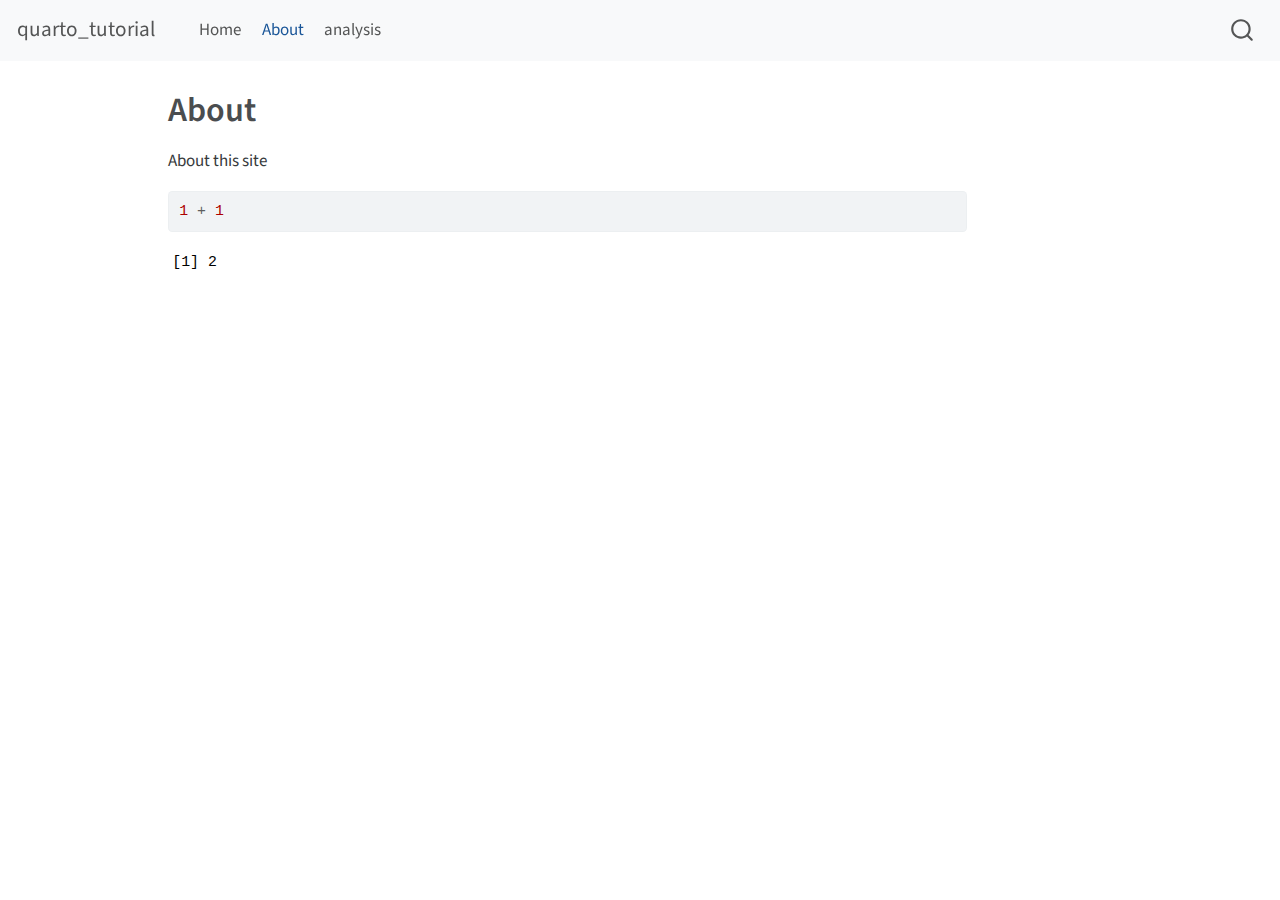
<file: about.html>
<!DOCTYPE html>
<html xmlns="http://www.w3.org/1999/xhtml" lang="en" xml:lang="en"><head>

<meta charset="utf-8">
<meta name="generator" content="quarto-1.3.433">

<meta name="viewport" content="width=device-width, initial-scale=1.0, user-scalable=yes">


<title>quarto_tutorial - About</title>
<style>
code{white-space: pre-wrap;}
span.smallcaps{font-variant: small-caps;}
div.columns{display: flex; gap: min(4vw, 1.5em);}
div.column{flex: auto; overflow-x: auto;}
div.hanging-indent{margin-left: 1.5em; text-indent: -1.5em;}
ul.task-list{list-style: none;}
ul.task-list li input[type="checkbox"] {
  width: 0.8em;
  margin: 0 0.8em 0.2em -1em; /* quarto-specific, see https://github.com/quarto-dev/quarto-cli/issues/4556 */ 
  vertical-align: middle;
}
/* CSS for syntax highlighting */
pre > code.sourceCode { white-space: pre; position: relative; }
pre > code.sourceCode > span { display: inline-block; line-height: 1.25; }
pre > code.sourceCode > span:empty { height: 1.2em; }
.sourceCode { overflow: visible; }
code.sourceCode > span { color: inherit; text-decoration: inherit; }
div.sourceCode { margin: 1em 0; }
pre.sourceCode { margin: 0; }
@media screen {
div.sourceCode { overflow: auto; }
}
@media print {
pre > code.sourceCode { white-space: pre-wrap; }
pre > code.sourceCode > span { text-indent: -5em; padding-left: 5em; }
}
pre.numberSource code
  { counter-reset: source-line 0; }
pre.numberSource code > span
  { position: relative; left: -4em; counter-increment: source-line; }
pre.numberSource code > span > a:first-child::before
  { content: counter(source-line);
    position: relative; left: -1em; text-align: right; vertical-align: baseline;
    border: none; display: inline-block;
    -webkit-touch-callout: none; -webkit-user-select: none;
    -khtml-user-select: none; -moz-user-select: none;
    -ms-user-select: none; user-select: none;
    padding: 0 4px; width: 4em;
  }
pre.numberSource { margin-left: 3em;  padding-left: 4px; }
div.sourceCode
  {   }
@media screen {
pre > code.sourceCode > span > a:first-child::before { text-decoration: underline; }
}
</style>


<script src="site_libs/quarto-nav/quarto-nav.js"></script>
<script src="site_libs/quarto-nav/headroom.min.js"></script>
<script src="site_libs/clipboard/clipboard.min.js"></script>
<script src="site_libs/quarto-search/autocomplete.umd.js"></script>
<script src="site_libs/quarto-search/fuse.min.js"></script>
<script src="site_libs/quarto-search/quarto-search.js"></script>
<meta name="quarto:offset" content="./">
<script src="site_libs/quarto-html/quarto.js"></script>
<script src="site_libs/quarto-html/popper.min.js"></script>
<script src="site_libs/quarto-html/tippy.umd.min.js"></script>
<script src="site_libs/quarto-html/anchor.min.js"></script>
<link href="site_libs/quarto-html/tippy.css" rel="stylesheet">
<link href="site_libs/quarto-html/quarto-syntax-highlighting.css" rel="stylesheet" id="quarto-text-highlighting-styles">
<script src="site_libs/bootstrap/bootstrap.min.js"></script>
<link href="site_libs/bootstrap/bootstrap-icons.css" rel="stylesheet">
<link href="site_libs/bootstrap/bootstrap.min.css" rel="stylesheet" id="quarto-bootstrap" data-mode="light">
<script id="quarto-search-options" type="application/json">{
  "location": "navbar",
  "copy-button": false,
  "collapse-after": 3,
  "panel-placement": "end",
  "type": "overlay",
  "limit": 20,
  "language": {
    "search-no-results-text": "No results",
    "search-matching-documents-text": "matching documents",
    "search-copy-link-title": "Copy link to search",
    "search-hide-matches-text": "Hide additional matches",
    "search-more-match-text": "more match in this document",
    "search-more-matches-text": "more matches in this document",
    "search-clear-button-title": "Clear",
    "search-detached-cancel-button-title": "Cancel",
    "search-submit-button-title": "Submit",
    "search-label": "Search"
  }
}</script>


<link rel="stylesheet" href="styles.css">
</head>

<body class="nav-fixed">

<div id="quarto-search-results"></div>
  <header id="quarto-header" class="headroom fixed-top">
    <nav class="navbar navbar-expand-lg navbar-dark ">
      <div class="navbar-container container-fluid">
      <div class="navbar-brand-container">
    <a class="navbar-brand" href="./index.html">
    <span class="navbar-title">quarto_tutorial</span>
    </a>
  </div>
            <div id="quarto-search" class="" title="Search"></div>
          <button class="navbar-toggler" type="button" data-bs-toggle="collapse" data-bs-target="#navbarCollapse" aria-controls="navbarCollapse" aria-expanded="false" aria-label="Toggle navigation" onclick="if (window.quartoToggleHeadroom) { window.quartoToggleHeadroom(); }">
  <span class="navbar-toggler-icon"></span>
</button>
          <div class="collapse navbar-collapse" id="navbarCollapse">
            <ul class="navbar-nav navbar-nav-scroll me-auto">
  <li class="nav-item">
    <a class="nav-link" href="./index.html" rel="" target="">
 <span class="menu-text">Home</span></a>
  </li>  
  <li class="nav-item">
    <a class="nav-link active" href="./about.html" rel="" target="" aria-current="page">
 <span class="menu-text">About</span></a>
  </li>  
  <li class="nav-item">
    <a class="nav-link" href="./analysis.html" rel="" target="">
 <span class="menu-text">analysis</span></a>
  </li>  
</ul>
            <div class="quarto-navbar-tools ms-auto">
</div>
          </div> <!-- /navcollapse -->
      </div> <!-- /container-fluid -->
    </nav>
</header>
<!-- content -->
<div id="quarto-content" class="quarto-container page-columns page-rows-contents page-layout-article page-navbar">
<!-- sidebar -->
<!-- margin-sidebar -->
    <div id="quarto-margin-sidebar" class="sidebar margin-sidebar">
        
    </div>
<!-- main -->
<main class="content" id="quarto-document-content">

<header id="title-block-header" class="quarto-title-block default">
<div class="quarto-title">
<h1 class="title">About</h1>
</div>



<div class="quarto-title-meta">

    
  
    
  </div>
  

</header>

<p>About this site</p>
<div class="cell">
<div class="sourceCode cell-code" id="cb1"><pre class="sourceCode r code-with-copy"><code class="sourceCode r"><span id="cb1-1"><a href="#cb1-1" aria-hidden="true" tabindex="-1"></a><span class="dv">1</span> <span class="sc">+</span> <span class="dv">1</span></span></code><button title="Copy to Clipboard" class="code-copy-button"><i class="bi"></i></button></pre></div>
<div class="cell-output cell-output-stdout">
<pre><code>[1] 2</code></pre>
</div>
</div>



</main> <!-- /main -->
<script id="quarto-html-after-body" type="application/javascript">
window.document.addEventListener("DOMContentLoaded", function (event) {
  const toggleBodyColorMode = (bsSheetEl) => {
    const mode = bsSheetEl.getAttribute("data-mode");
    const bodyEl = window.document.querySelector("body");
    if (mode === "dark") {
      bodyEl.classList.add("quarto-dark");
      bodyEl.classList.remove("quarto-light");
    } else {
      bodyEl.classList.add("quarto-light");
      bodyEl.classList.remove("quarto-dark");
    }
  }
  const toggleBodyColorPrimary = () => {
    const bsSheetEl = window.document.querySelector("link#quarto-bootstrap");
    if (bsSheetEl) {
      toggleBodyColorMode(bsSheetEl);
    }
  }
  toggleBodyColorPrimary();  
  const icon = "";
  const anchorJS = new window.AnchorJS();
  anchorJS.options = {
    placement: 'right',
    icon: icon
  };
  anchorJS.add('.anchored');
  const isCodeAnnotation = (el) => {
    for (const clz of el.classList) {
      if (clz.startsWith('code-annotation-')) {                     
        return true;
      }
    }
    return false;
  }
  const clipboard = new window.ClipboardJS('.code-copy-button', {
    text: function(trigger) {
      const codeEl = trigger.previousElementSibling.cloneNode(true);
      for (const childEl of codeEl.children) {
        if (isCodeAnnotation(childEl)) {
          childEl.remove();
        }
      }
      return codeEl.innerText;
    }
  });
  clipboard.on('success', function(e) {
    // button target
    const button = e.trigger;
    // don't keep focus
    button.blur();
    // flash "checked"
    button.classList.add('code-copy-button-checked');
    var currentTitle = button.getAttribute("title");
    button.setAttribute("title", "Copied!");
    let tooltip;
    if (window.bootstrap) {
      button.setAttribute("data-bs-toggle", "tooltip");
      button.setAttribute("data-bs-placement", "left");
      button.setAttribute("data-bs-title", "Copied!");
      tooltip = new bootstrap.Tooltip(button, 
        { trigger: "manual", 
          customClass: "code-copy-button-tooltip",
          offset: [0, -8]});
      tooltip.show();    
    }
    setTimeout(function() {
      if (tooltip) {
        tooltip.hide();
        button.removeAttribute("data-bs-title");
        button.removeAttribute("data-bs-toggle");
        button.removeAttribute("data-bs-placement");
      }
      button.setAttribute("title", currentTitle);
      button.classList.remove('code-copy-button-checked');
    }, 1000);
    // clear code selection
    e.clearSelection();
  });
  function tippyHover(el, contentFn) {
    const config = {
      allowHTML: true,
      content: contentFn,
      maxWidth: 500,
      delay: 100,
      arrow: false,
      appendTo: function(el) {
          return el.parentElement;
      },
      interactive: true,
      interactiveBorder: 10,
      theme: 'quarto',
      placement: 'bottom-start'
    };
    window.tippy(el, config); 
  }
  const noterefs = window.document.querySelectorAll('a[role="doc-noteref"]');
  for (var i=0; i<noterefs.length; i++) {
    const ref = noterefs[i];
    tippyHover(ref, function() {
      // use id or data attribute instead here
      let href = ref.getAttribute('data-footnote-href') || ref.getAttribute('href');
      try { href = new URL(href).hash; } catch {}
      const id = href.replace(/^#\/?/, "");
      const note = window.document.getElementById(id);
      return note.innerHTML;
    });
  }
      let selectedAnnoteEl;
      const selectorForAnnotation = ( cell, annotation) => {
        let cellAttr = 'data-code-cell="' + cell + '"';
        let lineAttr = 'data-code-annotation="' +  annotation + '"';
        const selector = 'span[' + cellAttr + '][' + lineAttr + ']';
        return selector;
      }
      const selectCodeLines = (annoteEl) => {
        const doc = window.document;
        const targetCell = annoteEl.getAttribute("data-target-cell");
        const targetAnnotation = annoteEl.getAttribute("data-target-annotation");
        const annoteSpan = window.document.querySelector(selectorForAnnotation(targetCell, targetAnnotation));
        const lines = annoteSpan.getAttribute("data-code-lines").split(",");
        const lineIds = lines.map((line) => {
          return targetCell + "-" + line;
        })
        let top = null;
        let height = null;
        let parent = null;
        if (lineIds.length > 0) {
            //compute the position of the single el (top and bottom and make a div)
            const el = window.document.getElementById(lineIds[0]);
            top = el.offsetTop;
            height = el.offsetHeight;
            parent = el.parentElement.parentElement;
          if (lineIds.length > 1) {
            const lastEl = window.document.getElementById(lineIds[lineIds.length - 1]);
            const bottom = lastEl.offsetTop + lastEl.offsetHeight;
            height = bottom - top;
          }
          if (top !== null && height !== null && parent !== null) {
            // cook up a div (if necessary) and position it 
            let div = window.document.getElementById("code-annotation-line-highlight");
            if (div === null) {
              div = window.document.createElement("div");
              div.setAttribute("id", "code-annotation-line-highlight");
              div.style.position = 'absolute';
              parent.appendChild(div);
            }
            div.style.top = top - 2 + "px";
            div.style.height = height + 4 + "px";
            let gutterDiv = window.document.getElementById("code-annotation-line-highlight-gutter");
            if (gutterDiv === null) {
              gutterDiv = window.document.createElement("div");
              gutterDiv.setAttribute("id", "code-annotation-line-highlight-gutter");
              gutterDiv.style.position = 'absolute';
              const codeCell = window.document.getElementById(targetCell);
              const gutter = codeCell.querySelector('.code-annotation-gutter');
              gutter.appendChild(gutterDiv);
            }
            gutterDiv.style.top = top - 2 + "px";
            gutterDiv.style.height = height + 4 + "px";
          }
          selectedAnnoteEl = annoteEl;
        }
      };
      const unselectCodeLines = () => {
        const elementsIds = ["code-annotation-line-highlight", "code-annotation-line-highlight-gutter"];
        elementsIds.forEach((elId) => {
          const div = window.document.getElementById(elId);
          if (div) {
            div.remove();
          }
        });
        selectedAnnoteEl = undefined;
      };
      // Attach click handler to the DT
      const annoteDls = window.document.querySelectorAll('dt[data-target-cell]');
      for (const annoteDlNode of annoteDls) {
        annoteDlNode.addEventListener('click', (event) => {
          const clickedEl = event.target;
          if (clickedEl !== selectedAnnoteEl) {
            unselectCodeLines();
            const activeEl = window.document.querySelector('dt[data-target-cell].code-annotation-active');
            if (activeEl) {
              activeEl.classList.remove('code-annotation-active');
            }
            selectCodeLines(clickedEl);
            clickedEl.classList.add('code-annotation-active');
          } else {
            // Unselect the line
            unselectCodeLines();
            clickedEl.classList.remove('code-annotation-active');
          }
        });
      }
  const findCites = (el) => {
    const parentEl = el.parentElement;
    if (parentEl) {
      const cites = parentEl.dataset.cites;
      if (cites) {
        return {
          el,
          cites: cites.split(' ')
        };
      } else {
        return findCites(el.parentElement)
      }
    } else {
      return undefined;
    }
  };
  var bibliorefs = window.document.querySelectorAll('a[role="doc-biblioref"]');
  for (var i=0; i<bibliorefs.length; i++) {
    const ref = bibliorefs[i];
    const citeInfo = findCites(ref);
    if (citeInfo) {
      tippyHover(citeInfo.el, function() {
        var popup = window.document.createElement('div');
        citeInfo.cites.forEach(function(cite) {
          var citeDiv = window.document.createElement('div');
          citeDiv.classList.add('hanging-indent');
          citeDiv.classList.add('csl-entry');
          var biblioDiv = window.document.getElementById('ref-' + cite);
          if (biblioDiv) {
            citeDiv.innerHTML = biblioDiv.innerHTML;
          }
          popup.appendChild(citeDiv);
        });
        return popup.innerHTML;
      });
    }
  }
});
</script>
</div> <!-- /content -->



</body></html>
</file>
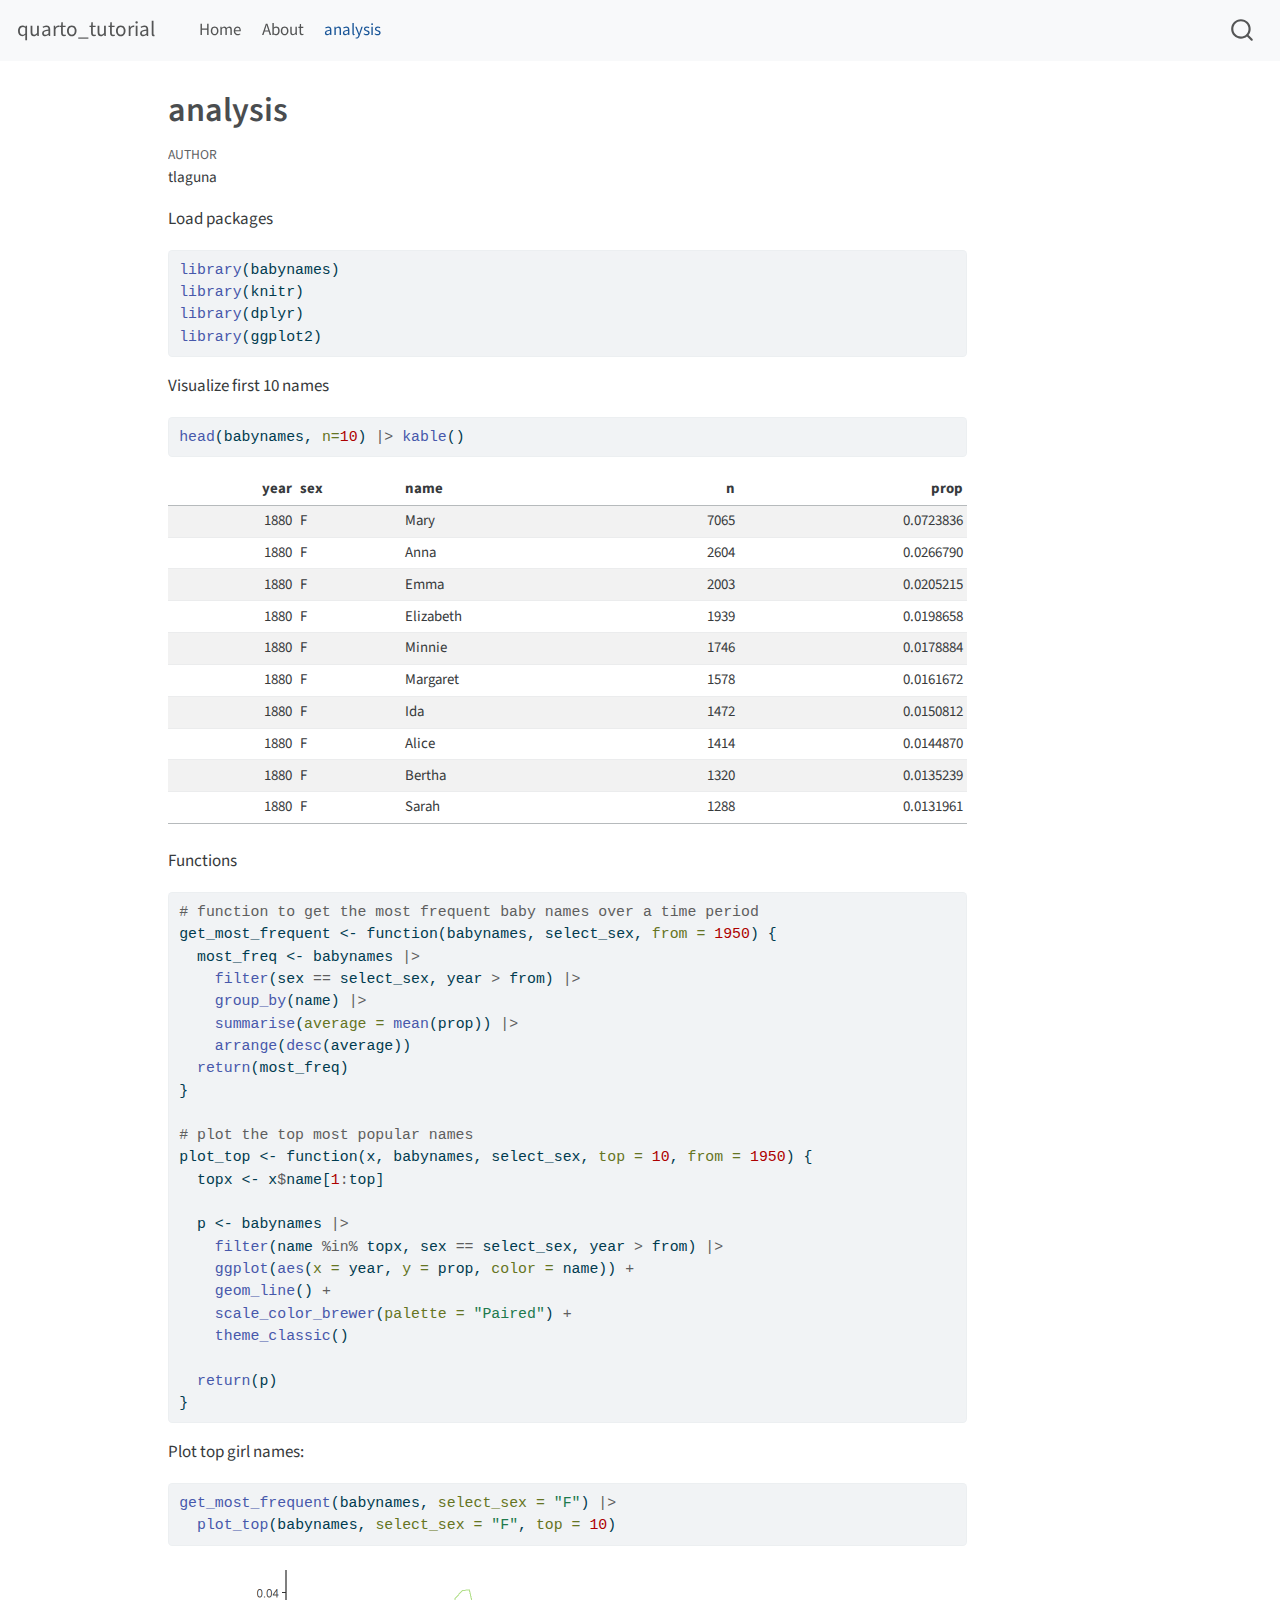
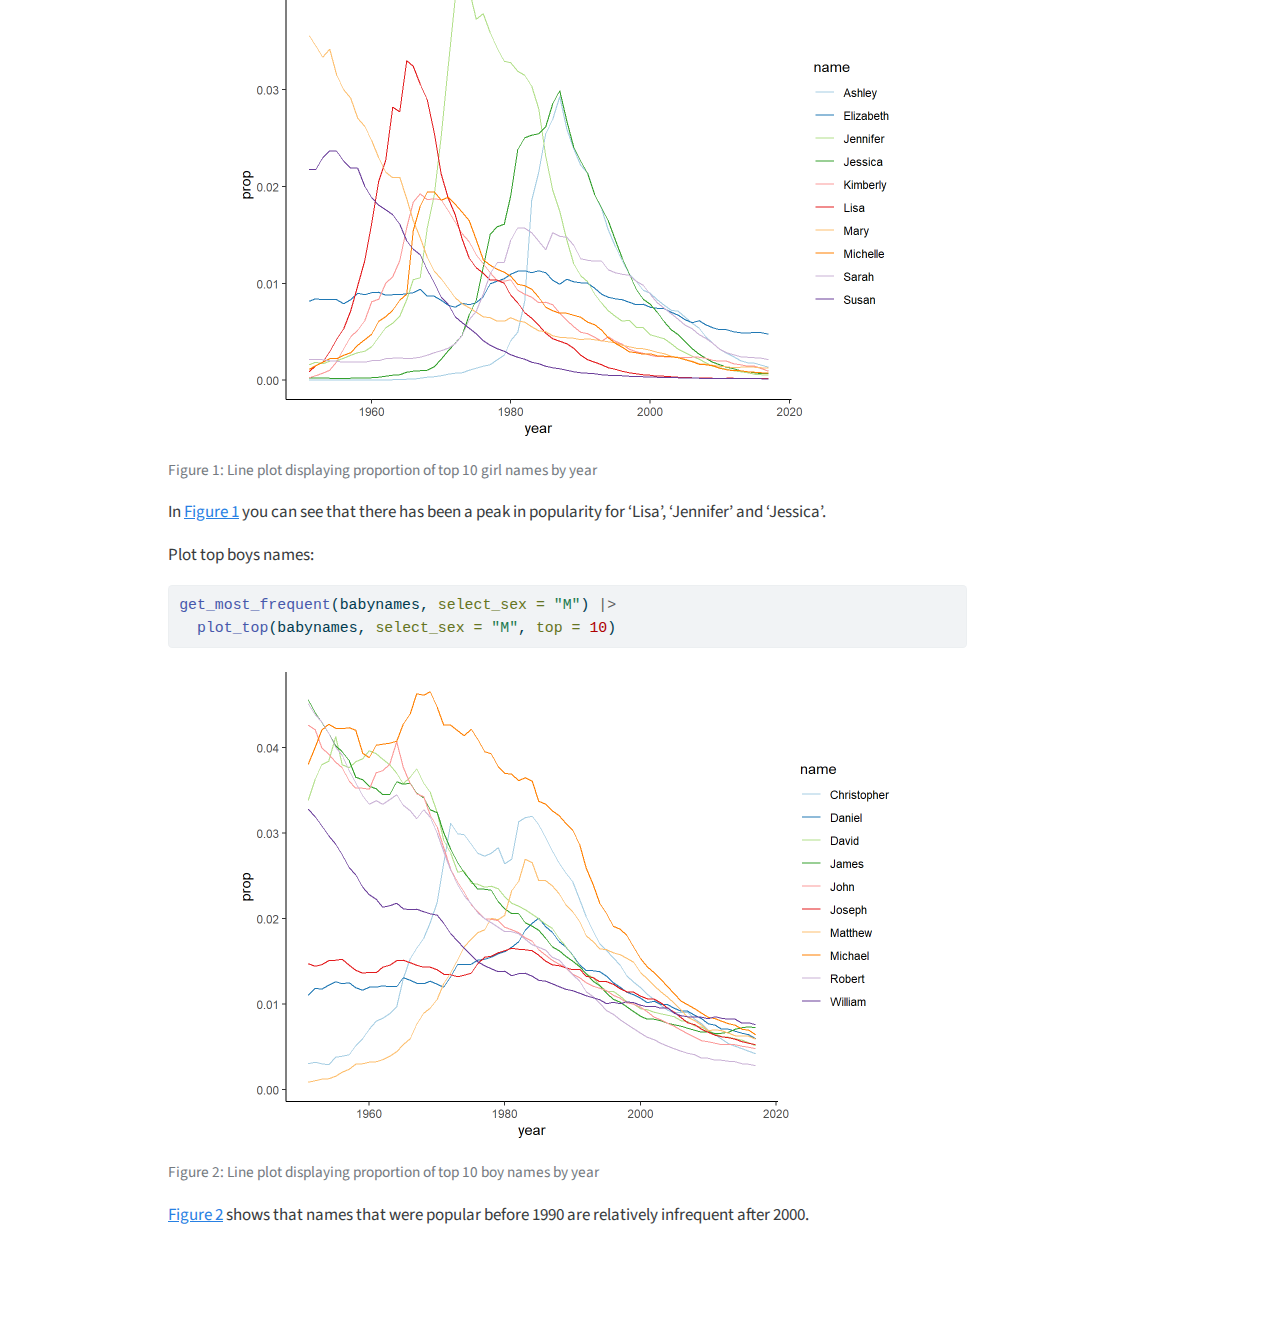
<file: analysis.html>
<!DOCTYPE html>
<html xmlns="http://www.w3.org/1999/xhtml" lang="en" xml:lang="en"><head>

<meta charset="utf-8">
<meta name="generator" content="quarto-1.3.433">

<meta name="viewport" content="width=device-width, initial-scale=1.0, user-scalable=yes">

<meta name="author" content="tlaguna">

<title>quarto_tutorial - analysis</title>
<style>
code{white-space: pre-wrap;}
span.smallcaps{font-variant: small-caps;}
div.columns{display: flex; gap: min(4vw, 1.5em);}
div.column{flex: auto; overflow-x: auto;}
div.hanging-indent{margin-left: 1.5em; text-indent: -1.5em;}
ul.task-list{list-style: none;}
ul.task-list li input[type="checkbox"] {
  width: 0.8em;
  margin: 0 0.8em 0.2em -1em; /* quarto-specific, see https://github.com/quarto-dev/quarto-cli/issues/4556 */ 
  vertical-align: middle;
}
/* CSS for syntax highlighting */
pre > code.sourceCode { white-space: pre; position: relative; }
pre > code.sourceCode > span { display: inline-block; line-height: 1.25; }
pre > code.sourceCode > span:empty { height: 1.2em; }
.sourceCode { overflow: visible; }
code.sourceCode > span { color: inherit; text-decoration: inherit; }
div.sourceCode { margin: 1em 0; }
pre.sourceCode { margin: 0; }
@media screen {
div.sourceCode { overflow: auto; }
}
@media print {
pre > code.sourceCode { white-space: pre-wrap; }
pre > code.sourceCode > span { text-indent: -5em; padding-left: 5em; }
}
pre.numberSource code
  { counter-reset: source-line 0; }
pre.numberSource code > span
  { position: relative; left: -4em; counter-increment: source-line; }
pre.numberSource code > span > a:first-child::before
  { content: counter(source-line);
    position: relative; left: -1em; text-align: right; vertical-align: baseline;
    border: none; display: inline-block;
    -webkit-touch-callout: none; -webkit-user-select: none;
    -khtml-user-select: none; -moz-user-select: none;
    -ms-user-select: none; user-select: none;
    padding: 0 4px; width: 4em;
  }
pre.numberSource { margin-left: 3em;  padding-left: 4px; }
div.sourceCode
  {   }
@media screen {
pre > code.sourceCode > span > a:first-child::before { text-decoration: underline; }
}
</style>


<script src="site_libs/quarto-nav/quarto-nav.js"></script>
<script src="site_libs/quarto-nav/headroom.min.js"></script>
<script src="site_libs/clipboard/clipboard.min.js"></script>
<script src="site_libs/quarto-search/autocomplete.umd.js"></script>
<script src="site_libs/quarto-search/fuse.min.js"></script>
<script src="site_libs/quarto-search/quarto-search.js"></script>
<meta name="quarto:offset" content="./">
<script src="site_libs/quarto-html/quarto.js"></script>
<script src="site_libs/quarto-html/popper.min.js"></script>
<script src="site_libs/quarto-html/tippy.umd.min.js"></script>
<script src="site_libs/quarto-html/anchor.min.js"></script>
<link href="site_libs/quarto-html/tippy.css" rel="stylesheet">
<link href="site_libs/quarto-html/quarto-syntax-highlighting.css" rel="stylesheet" id="quarto-text-highlighting-styles">
<script src="site_libs/bootstrap/bootstrap.min.js"></script>
<link href="site_libs/bootstrap/bootstrap-icons.css" rel="stylesheet">
<link href="site_libs/bootstrap/bootstrap.min.css" rel="stylesheet" id="quarto-bootstrap" data-mode="light">
<script id="quarto-search-options" type="application/json">{
  "location": "navbar",
  "copy-button": false,
  "collapse-after": 3,
  "panel-placement": "end",
  "type": "overlay",
  "limit": 20,
  "language": {
    "search-no-results-text": "No results",
    "search-matching-documents-text": "matching documents",
    "search-copy-link-title": "Copy link to search",
    "search-hide-matches-text": "Hide additional matches",
    "search-more-match-text": "more match in this document",
    "search-more-matches-text": "more matches in this document",
    "search-clear-button-title": "Clear",
    "search-detached-cancel-button-title": "Cancel",
    "search-submit-button-title": "Submit",
    "search-label": "Search"
  }
}</script>


<link rel="stylesheet" href="styles.css">
</head>

<body class="nav-fixed">

<div id="quarto-search-results"></div>
  <header id="quarto-header" class="headroom fixed-top">
    <nav class="navbar navbar-expand-lg navbar-dark ">
      <div class="navbar-container container-fluid">
      <div class="navbar-brand-container">
    <a class="navbar-brand" href="./index.html">
    <span class="navbar-title">quarto_tutorial</span>
    </a>
  </div>
            <div id="quarto-search" class="" title="Search"></div>
          <button class="navbar-toggler" type="button" data-bs-toggle="collapse" data-bs-target="#navbarCollapse" aria-controls="navbarCollapse" aria-expanded="false" aria-label="Toggle navigation" onclick="if (window.quartoToggleHeadroom) { window.quartoToggleHeadroom(); }">
  <span class="navbar-toggler-icon"></span>
</button>
          <div class="collapse navbar-collapse" id="navbarCollapse">
            <ul class="navbar-nav navbar-nav-scroll me-auto">
  <li class="nav-item">
    <a class="nav-link" href="./index.html" rel="" target="">
 <span class="menu-text">Home</span></a>
  </li>  
  <li class="nav-item">
    <a class="nav-link" href="./about.html" rel="" target="">
 <span class="menu-text">About</span></a>
  </li>  
  <li class="nav-item">
    <a class="nav-link active" href="./analysis.html" rel="" target="" aria-current="page">
 <span class="menu-text">analysis</span></a>
  </li>  
</ul>
            <div class="quarto-navbar-tools ms-auto">
</div>
          </div> <!-- /navcollapse -->
      </div> <!-- /container-fluid -->
    </nav>
</header>
<!-- content -->
<div id="quarto-content" class="quarto-container page-columns page-rows-contents page-layout-article page-navbar">
<!-- sidebar -->
<!-- margin-sidebar -->
    <div id="quarto-margin-sidebar" class="sidebar margin-sidebar">
        
    </div>
<!-- main -->
<main class="content" id="quarto-document-content">

<header id="title-block-header" class="quarto-title-block default">
<div class="quarto-title">
<h1 class="title">analysis</h1>
</div>



<div class="quarto-title-meta">

    <div>
    <div class="quarto-title-meta-heading">Author</div>
    <div class="quarto-title-meta-contents">
             <p>tlaguna </p>
          </div>
  </div>
    
  
    
  </div>
  

</header>

<p>Load packages</p>
<div class="cell">
<div class="sourceCode cell-code" id="cb1"><pre class="sourceCode r code-with-copy"><code class="sourceCode r"><span id="cb1-1"><a href="#cb1-1" aria-hidden="true" tabindex="-1"></a><span class="fu">library</span>(babynames)</span>
<span id="cb1-2"><a href="#cb1-2" aria-hidden="true" tabindex="-1"></a><span class="fu">library</span>(knitr)</span>
<span id="cb1-3"><a href="#cb1-3" aria-hidden="true" tabindex="-1"></a><span class="fu">library</span>(dplyr)</span>
<span id="cb1-4"><a href="#cb1-4" aria-hidden="true" tabindex="-1"></a><span class="fu">library</span>(ggplot2)</span></code><button title="Copy to Clipboard" class="code-copy-button"><i class="bi"></i></button></pre></div>
</div>
<p>Visualize first 10 names</p>
<div class="cell">
<div class="sourceCode cell-code" id="cb2"><pre class="sourceCode r code-with-copy"><code class="sourceCode r"><span id="cb2-1"><a href="#cb2-1" aria-hidden="true" tabindex="-1"></a><span class="fu">head</span>(babynames, <span class="at">n=</span><span class="dv">10</span>) <span class="sc">|&gt;</span> <span class="fu">kable</span>()</span></code><button title="Copy to Clipboard" class="code-copy-button"><i class="bi"></i></button></pre></div>
<div class="cell-output-display">
<table class="table table-sm table-striped small">
<thead>
<tr class="header">
<th style="text-align: right;">year</th>
<th style="text-align: left;">sex</th>
<th style="text-align: left;">name</th>
<th style="text-align: right;">n</th>
<th style="text-align: right;">prop</th>
</tr>
</thead>
<tbody>
<tr class="odd">
<td style="text-align: right;">1880</td>
<td style="text-align: left;">F</td>
<td style="text-align: left;">Mary</td>
<td style="text-align: right;">7065</td>
<td style="text-align: right;">0.0723836</td>
</tr>
<tr class="even">
<td style="text-align: right;">1880</td>
<td style="text-align: left;">F</td>
<td style="text-align: left;">Anna</td>
<td style="text-align: right;">2604</td>
<td style="text-align: right;">0.0266790</td>
</tr>
<tr class="odd">
<td style="text-align: right;">1880</td>
<td style="text-align: left;">F</td>
<td style="text-align: left;">Emma</td>
<td style="text-align: right;">2003</td>
<td style="text-align: right;">0.0205215</td>
</tr>
<tr class="even">
<td style="text-align: right;">1880</td>
<td style="text-align: left;">F</td>
<td style="text-align: left;">Elizabeth</td>
<td style="text-align: right;">1939</td>
<td style="text-align: right;">0.0198658</td>
</tr>
<tr class="odd">
<td style="text-align: right;">1880</td>
<td style="text-align: left;">F</td>
<td style="text-align: left;">Minnie</td>
<td style="text-align: right;">1746</td>
<td style="text-align: right;">0.0178884</td>
</tr>
<tr class="even">
<td style="text-align: right;">1880</td>
<td style="text-align: left;">F</td>
<td style="text-align: left;">Margaret</td>
<td style="text-align: right;">1578</td>
<td style="text-align: right;">0.0161672</td>
</tr>
<tr class="odd">
<td style="text-align: right;">1880</td>
<td style="text-align: left;">F</td>
<td style="text-align: left;">Ida</td>
<td style="text-align: right;">1472</td>
<td style="text-align: right;">0.0150812</td>
</tr>
<tr class="even">
<td style="text-align: right;">1880</td>
<td style="text-align: left;">F</td>
<td style="text-align: left;">Alice</td>
<td style="text-align: right;">1414</td>
<td style="text-align: right;">0.0144870</td>
</tr>
<tr class="odd">
<td style="text-align: right;">1880</td>
<td style="text-align: left;">F</td>
<td style="text-align: left;">Bertha</td>
<td style="text-align: right;">1320</td>
<td style="text-align: right;">0.0135239</td>
</tr>
<tr class="even">
<td style="text-align: right;">1880</td>
<td style="text-align: left;">F</td>
<td style="text-align: left;">Sarah</td>
<td style="text-align: right;">1288</td>
<td style="text-align: right;">0.0131961</td>
</tr>
</tbody>
</table>
</div>
</div>
<p>Functions</p>
<div class="cell">
<div class="sourceCode cell-code" id="cb3"><pre class="sourceCode r code-with-copy"><code class="sourceCode r"><span id="cb3-1"><a href="#cb3-1" aria-hidden="true" tabindex="-1"></a><span class="co"># function to get the most frequent baby names over a time period</span></span>
<span id="cb3-2"><a href="#cb3-2" aria-hidden="true" tabindex="-1"></a>get_most_frequent <span class="ot">&lt;-</span> <span class="cf">function</span>(babynames, select_sex, <span class="at">from =</span> <span class="dv">1950</span>) {</span>
<span id="cb3-3"><a href="#cb3-3" aria-hidden="true" tabindex="-1"></a>  most_freq <span class="ot">&lt;-</span> babynames <span class="sc">|&gt;</span></span>
<span id="cb3-4"><a href="#cb3-4" aria-hidden="true" tabindex="-1"></a>    <span class="fu">filter</span>(sex <span class="sc">==</span> select_sex, year <span class="sc">&gt;</span> from) <span class="sc">|&gt;</span></span>
<span id="cb3-5"><a href="#cb3-5" aria-hidden="true" tabindex="-1"></a>    <span class="fu">group_by</span>(name) <span class="sc">|&gt;</span></span>
<span id="cb3-6"><a href="#cb3-6" aria-hidden="true" tabindex="-1"></a>    <span class="fu">summarise</span>(<span class="at">average =</span> <span class="fu">mean</span>(prop)) <span class="sc">|&gt;</span></span>
<span id="cb3-7"><a href="#cb3-7" aria-hidden="true" tabindex="-1"></a>    <span class="fu">arrange</span>(<span class="fu">desc</span>(average))</span>
<span id="cb3-8"><a href="#cb3-8" aria-hidden="true" tabindex="-1"></a>  <span class="fu">return</span>(most_freq)</span>
<span id="cb3-9"><a href="#cb3-9" aria-hidden="true" tabindex="-1"></a>}</span>
<span id="cb3-10"><a href="#cb3-10" aria-hidden="true" tabindex="-1"></a></span>
<span id="cb3-11"><a href="#cb3-11" aria-hidden="true" tabindex="-1"></a><span class="co"># plot the top most popular names</span></span>
<span id="cb3-12"><a href="#cb3-12" aria-hidden="true" tabindex="-1"></a>plot_top <span class="ot">&lt;-</span> <span class="cf">function</span>(x, babynames, select_sex, <span class="at">top =</span> <span class="dv">10</span>, <span class="at">from =</span> <span class="dv">1950</span>) {</span>
<span id="cb3-13"><a href="#cb3-13" aria-hidden="true" tabindex="-1"></a>  topx <span class="ot">&lt;-</span> x<span class="sc">$</span>name[<span class="dv">1</span><span class="sc">:</span>top]</span>
<span id="cb3-14"><a href="#cb3-14" aria-hidden="true" tabindex="-1"></a>  </span>
<span id="cb3-15"><a href="#cb3-15" aria-hidden="true" tabindex="-1"></a>  p <span class="ot">&lt;-</span> babynames <span class="sc">|&gt;</span></span>
<span id="cb3-16"><a href="#cb3-16" aria-hidden="true" tabindex="-1"></a>    <span class="fu">filter</span>(name <span class="sc">%in%</span> topx, sex <span class="sc">==</span> select_sex, year <span class="sc">&gt;</span> from) <span class="sc">|&gt;</span></span>
<span id="cb3-17"><a href="#cb3-17" aria-hidden="true" tabindex="-1"></a>    <span class="fu">ggplot</span>(<span class="fu">aes</span>(<span class="at">x =</span> year, <span class="at">y =</span> prop, <span class="at">color =</span> name)) <span class="sc">+</span></span>
<span id="cb3-18"><a href="#cb3-18" aria-hidden="true" tabindex="-1"></a>    <span class="fu">geom_line</span>() <span class="sc">+</span></span>
<span id="cb3-19"><a href="#cb3-19" aria-hidden="true" tabindex="-1"></a>    <span class="fu">scale_color_brewer</span>(<span class="at">palette =</span> <span class="st">"Paired"</span>) <span class="sc">+</span></span>
<span id="cb3-20"><a href="#cb3-20" aria-hidden="true" tabindex="-1"></a>    <span class="fu">theme_classic</span>()</span>
<span id="cb3-21"><a href="#cb3-21" aria-hidden="true" tabindex="-1"></a>  </span>
<span id="cb3-22"><a href="#cb3-22" aria-hidden="true" tabindex="-1"></a>  <span class="fu">return</span>(p)</span>
<span id="cb3-23"><a href="#cb3-23" aria-hidden="true" tabindex="-1"></a>}</span></code><button title="Copy to Clipboard" class="code-copy-button"><i class="bi"></i></button></pre></div>
</div>
<p>Plot top girl names:</p>
<div class="cell">
<div class="sourceCode cell-code" id="cb4"><pre class="sourceCode r code-with-copy"><code class="sourceCode r"><span id="cb4-1"><a href="#cb4-1" aria-hidden="true" tabindex="-1"></a><span class="fu">get_most_frequent</span>(babynames, <span class="at">select_sex =</span> <span class="st">"F"</span>) <span class="sc">|&gt;</span></span>
<span id="cb4-2"><a href="#cb4-2" aria-hidden="true" tabindex="-1"></a>  <span class="fu">plot_top</span>(babynames, <span class="at">select_sex =</span> <span class="st">"F"</span>, <span class="at">top =</span> <span class="dv">10</span>)</span></code><button title="Copy to Clipboard" class="code-copy-button"><i class="bi"></i></button></pre></div>
<div class="cell-output-display">
<div id="fig-line-girls" class="quarto-figure quarto-figure-center anchored">
<figure class="figure">
<p><img src="analysis_files/figure-html/fig-line-girls-1.png" class="img-fluid figure-img" width="672"></p>
<figcaption class="figure-caption">Figure&nbsp;1: Line plot displaying proportion of top 10 girl names by year</figcaption>
</figure>
</div>
</div>
</div>
<p>In <a href="#fig-line-girls">Figure&nbsp;1</a> you can see that there has been a peak in popularity for ‘Lisa’, ‘Jennifer’ and ‘Jessica’.</p>
<p>Plot top boys names:</p>
<div class="cell">
<div class="sourceCode cell-code" id="cb5"><pre class="sourceCode r code-with-copy"><code class="sourceCode r"><span id="cb5-1"><a href="#cb5-1" aria-hidden="true" tabindex="-1"></a><span class="fu">get_most_frequent</span>(babynames, <span class="at">select_sex =</span> <span class="st">"M"</span>) <span class="sc">|&gt;</span></span>
<span id="cb5-2"><a href="#cb5-2" aria-hidden="true" tabindex="-1"></a>  <span class="fu">plot_top</span>(babynames, <span class="at">select_sex =</span> <span class="st">"M"</span>, <span class="at">top =</span> <span class="dv">10</span>)</span></code><button title="Copy to Clipboard" class="code-copy-button"><i class="bi"></i></button></pre></div>
<div class="cell-output-display">
<div id="fig-line-boys" class="quarto-figure quarto-figure-center anchored">
<figure class="figure">
<p><img src="analysis_files/figure-html/fig-line-boys-1.png" class="img-fluid figure-img" width="672"></p>
<figcaption class="figure-caption">Figure&nbsp;2: Line plot displaying proportion of top 10 boy names by year</figcaption>
</figure>
</div>
</div>
</div>
<p><a href="#fig-line-boys">Figure&nbsp;2</a> shows that names that were popular before 1990 are relatively infrequent after 2000.</p>



</main> <!-- /main -->
<script id="quarto-html-after-body" type="application/javascript">
window.document.addEventListener("DOMContentLoaded", function (event) {
  const toggleBodyColorMode = (bsSheetEl) => {
    const mode = bsSheetEl.getAttribute("data-mode");
    const bodyEl = window.document.querySelector("body");
    if (mode === "dark") {
      bodyEl.classList.add("quarto-dark");
      bodyEl.classList.remove("quarto-light");
    } else {
      bodyEl.classList.add("quarto-light");
      bodyEl.classList.remove("quarto-dark");
    }
  }
  const toggleBodyColorPrimary = () => {
    const bsSheetEl = window.document.querySelector("link#quarto-bootstrap");
    if (bsSheetEl) {
      toggleBodyColorMode(bsSheetEl);
    }
  }
  toggleBodyColorPrimary();  
  const icon = "";
  const anchorJS = new window.AnchorJS();
  anchorJS.options = {
    placement: 'right',
    icon: icon
  };
  anchorJS.add('.anchored');
  const isCodeAnnotation = (el) => {
    for (const clz of el.classList) {
      if (clz.startsWith('code-annotation-')) {                     
        return true;
      }
    }
    return false;
  }
  const clipboard = new window.ClipboardJS('.code-copy-button', {
    text: function(trigger) {
      const codeEl = trigger.previousElementSibling.cloneNode(true);
      for (const childEl of codeEl.children) {
        if (isCodeAnnotation(childEl)) {
          childEl.remove();
        }
      }
      return codeEl.innerText;
    }
  });
  clipboard.on('success', function(e) {
    // button target
    const button = e.trigger;
    // don't keep focus
    button.blur();
    // flash "checked"
    button.classList.add('code-copy-button-checked');
    var currentTitle = button.getAttribute("title");
    button.setAttribute("title", "Copied!");
    let tooltip;
    if (window.bootstrap) {
      button.setAttribute("data-bs-toggle", "tooltip");
      button.setAttribute("data-bs-placement", "left");
      button.setAttribute("data-bs-title", "Copied!");
      tooltip = new bootstrap.Tooltip(button, 
        { trigger: "manual", 
          customClass: "code-copy-button-tooltip",
          offset: [0, -8]});
      tooltip.show();    
    }
    setTimeout(function() {
      if (tooltip) {
        tooltip.hide();
        button.removeAttribute("data-bs-title");
        button.removeAttribute("data-bs-toggle");
        button.removeAttribute("data-bs-placement");
      }
      button.setAttribute("title", currentTitle);
      button.classList.remove('code-copy-button-checked');
    }, 1000);
    // clear code selection
    e.clearSelection();
  });
  function tippyHover(el, contentFn) {
    const config = {
      allowHTML: true,
      content: contentFn,
      maxWidth: 500,
      delay: 100,
      arrow: false,
      appendTo: function(el) {
          return el.parentElement;
      },
      interactive: true,
      interactiveBorder: 10,
      theme: 'quarto',
      placement: 'bottom-start'
    };
    window.tippy(el, config); 
  }
  const noterefs = window.document.querySelectorAll('a[role="doc-noteref"]');
  for (var i=0; i<noterefs.length; i++) {
    const ref = noterefs[i];
    tippyHover(ref, function() {
      // use id or data attribute instead here
      let href = ref.getAttribute('data-footnote-href') || ref.getAttribute('href');
      try { href = new URL(href).hash; } catch {}
      const id = href.replace(/^#\/?/, "");
      const note = window.document.getElementById(id);
      return note.innerHTML;
    });
  }
      let selectedAnnoteEl;
      const selectorForAnnotation = ( cell, annotation) => {
        let cellAttr = 'data-code-cell="' + cell + '"';
        let lineAttr = 'data-code-annotation="' +  annotation + '"';
        const selector = 'span[' + cellAttr + '][' + lineAttr + ']';
        return selector;
      }
      const selectCodeLines = (annoteEl) => {
        const doc = window.document;
        const targetCell = annoteEl.getAttribute("data-target-cell");
        const targetAnnotation = annoteEl.getAttribute("data-target-annotation");
        const annoteSpan = window.document.querySelector(selectorForAnnotation(targetCell, targetAnnotation));
        const lines = annoteSpan.getAttribute("data-code-lines").split(",");
        const lineIds = lines.map((line) => {
          return targetCell + "-" + line;
        })
        let top = null;
        let height = null;
        let parent = null;
        if (lineIds.length > 0) {
            //compute the position of the single el (top and bottom and make a div)
            const el = window.document.getElementById(lineIds[0]);
            top = el.offsetTop;
            height = el.offsetHeight;
            parent = el.parentElement.parentElement;
          if (lineIds.length > 1) {
            const lastEl = window.document.getElementById(lineIds[lineIds.length - 1]);
            const bottom = lastEl.offsetTop + lastEl.offsetHeight;
            height = bottom - top;
          }
          if (top !== null && height !== null && parent !== null) {
            // cook up a div (if necessary) and position it 
            let div = window.document.getElementById("code-annotation-line-highlight");
            if (div === null) {
              div = window.document.createElement("div");
              div.setAttribute("id", "code-annotation-line-highlight");
              div.style.position = 'absolute';
              parent.appendChild(div);
            }
            div.style.top = top - 2 + "px";
            div.style.height = height + 4 + "px";
            let gutterDiv = window.document.getElementById("code-annotation-line-highlight-gutter");
            if (gutterDiv === null) {
              gutterDiv = window.document.createElement("div");
              gutterDiv.setAttribute("id", "code-annotation-line-highlight-gutter");
              gutterDiv.style.position = 'absolute';
              const codeCell = window.document.getElementById(targetCell);
              const gutter = codeCell.querySelector('.code-annotation-gutter');
              gutter.appendChild(gutterDiv);
            }
            gutterDiv.style.top = top - 2 + "px";
            gutterDiv.style.height = height + 4 + "px";
          }
          selectedAnnoteEl = annoteEl;
        }
      };
      const unselectCodeLines = () => {
        const elementsIds = ["code-annotation-line-highlight", "code-annotation-line-highlight-gutter"];
        elementsIds.forEach((elId) => {
          const div = window.document.getElementById(elId);
          if (div) {
            div.remove();
          }
        });
        selectedAnnoteEl = undefined;
      };
      // Attach click handler to the DT
      const annoteDls = window.document.querySelectorAll('dt[data-target-cell]');
      for (const annoteDlNode of annoteDls) {
        annoteDlNode.addEventListener('click', (event) => {
          const clickedEl = event.target;
          if (clickedEl !== selectedAnnoteEl) {
            unselectCodeLines();
            const activeEl = window.document.querySelector('dt[data-target-cell].code-annotation-active');
            if (activeEl) {
              activeEl.classList.remove('code-annotation-active');
            }
            selectCodeLines(clickedEl);
            clickedEl.classList.add('code-annotation-active');
          } else {
            // Unselect the line
            unselectCodeLines();
            clickedEl.classList.remove('code-annotation-active');
          }
        });
      }
  const findCites = (el) => {
    const parentEl = el.parentElement;
    if (parentEl) {
      const cites = parentEl.dataset.cites;
      if (cites) {
        return {
          el,
          cites: cites.split(' ')
        };
      } else {
        return findCites(el.parentElement)
      }
    } else {
      return undefined;
    }
  };
  var bibliorefs = window.document.querySelectorAll('a[role="doc-biblioref"]');
  for (var i=0; i<bibliorefs.length; i++) {
    const ref = bibliorefs[i];
    const citeInfo = findCites(ref);
    if (citeInfo) {
      tippyHover(citeInfo.el, function() {
        var popup = window.document.createElement('div');
        citeInfo.cites.forEach(function(cite) {
          var citeDiv = window.document.createElement('div');
          citeDiv.classList.add('hanging-indent');
          citeDiv.classList.add('csl-entry');
          var biblioDiv = window.document.getElementById('ref-' + cite);
          if (biblioDiv) {
            citeDiv.innerHTML = biblioDiv.innerHTML;
          }
          popup.appendChild(citeDiv);
        });
        return popup.innerHTML;
      });
    }
  }
});
</script>
</div> <!-- /content -->



</body></html>
</file>
<file: site_libs/quarto-html/tippy.css>
.tippy-box[data-animation=fade][data-state=hidden]{opacity:0}[data-tippy-root]{max-width:calc(100vw - 10px)}.tippy-box{position:relative;background-color:#333;color:#fff;border-radius:4px;font-size:14px;line-height:1.4;white-space:normal;outline:0;transition-property:transform,visibility,opacity}.tippy-box[data-placement^=top]>.tippy-arrow{bottom:0}.tippy-box[data-placement^=top]>.tippy-arrow:before{bottom:-7px;left:0;border-width:8px 8px 0;border-top-color:initial;transform-origin:center top}.tippy-box[data-placement^=bottom]>.tippy-arrow{top:0}.tippy-box[data-placement^=bottom]>.tippy-arrow:before{top:-7px;left:0;border-width:0 8px 8px;border-bottom-color:initial;transform-origin:center bottom}.tippy-box[data-placement^=left]>.tippy-arrow{right:0}.tippy-box[data-placement^=left]>.tippy-arrow:before{border-width:8px 0 8px 8px;border-left-color:initial;right:-7px;transform-origin:center left}.tippy-box[data-placement^=right]>.tippy-arrow{left:0}.tippy-box[data-placement^=right]>.tippy-arrow:before{left:-7px;border-width:8px 8px 8px 0;border-right-color:initial;transform-origin:center right}.tippy-box[data-inertia][data-state=visible]{transition-timing-function:cubic-bezier(.54,1.5,.38,1.11)}.tippy-arrow{width:16px;height:16px;color:#333}.tippy-arrow:before{content:"";position:absolute;border-color:transparent;border-style:solid}.tippy-content{position:relative;padding:5px 9px;z-index:1}
</file>
<file: site_libs/quarto-html/quarto-syntax-highlighting.css>
/* quarto syntax highlight colors */
:root {
  --quarto-hl-ot-color: #003B4F;
  --quarto-hl-at-color: #657422;
  --quarto-hl-ss-color: #20794D;
  --quarto-hl-an-color: #5E5E5E;
  --quarto-hl-fu-color: #4758AB;
  --quarto-hl-st-color: #20794D;
  --quarto-hl-cf-color: #003B4F;
  --quarto-hl-op-color: #5E5E5E;
  --quarto-hl-er-color: #AD0000;
  --quarto-hl-bn-color: #AD0000;
  --quarto-hl-al-color: #AD0000;
  --quarto-hl-va-color: #111111;
  --quarto-hl-bu-color: inherit;
  --quarto-hl-ex-color: inherit;
  --quarto-hl-pp-color: #AD0000;
  --quarto-hl-in-color: #5E5E5E;
  --quarto-hl-vs-color: #20794D;
  --quarto-hl-wa-color: #5E5E5E;
  --quarto-hl-do-color: #5E5E5E;
  --quarto-hl-im-color: #00769E;
  --quarto-hl-ch-color: #20794D;
  --quarto-hl-dt-color: #AD0000;
  --quarto-hl-fl-color: #AD0000;
  --quarto-hl-co-color: #5E5E5E;
  --quarto-hl-cv-color: #5E5E5E;
  --quarto-hl-cn-color: #8f5902;
  --quarto-hl-sc-color: #5E5E5E;
  --quarto-hl-dv-color: #AD0000;
  --quarto-hl-kw-color: #003B4F;
}

/* other quarto variables */
:root {
  --quarto-font-monospace: SFMono-Regular, Menlo, Monaco, Consolas, "Liberation Mono", "Courier New", monospace;
}

pre > code.sourceCode > span {
  color: #003B4F;
}

code span {
  color: #003B4F;
}

code.sourceCode > span {
  color: #003B4F;
}

div.sourceCode,
div.sourceCode pre.sourceCode {
  color: #003B4F;
}

code span.ot {
  color: #003B4F;
  font-style: inherit;
}

code span.at {
  color: #657422;
  font-style: inherit;
}

code span.ss {
  color: #20794D;
  font-style: inherit;
}

code span.an {
  color: #5E5E5E;
  font-style: inherit;
}

code span.fu {
  color: #4758AB;
  font-style: inherit;
}

code span.st {
  color: #20794D;
  font-style: inherit;
}

code span.cf {
  color: #003B4F;
  font-style: inherit;
}

code span.op {
  color: #5E5E5E;
  font-style: inherit;
}

code span.er {
  color: #AD0000;
  font-style: inherit;
}

code span.bn {
  color: #AD0000;
  font-style: inherit;
}

code span.al {
  color: #AD0000;
  font-style: inherit;
}

code span.va {
  color: #111111;
  font-style: inherit;
}

code span.bu {
  font-style: inherit;
}

code span.ex {
  font-style: inherit;
}

code span.pp {
  color: #AD0000;
  font-style: inherit;
}

code span.in {
  color: #5E5E5E;
  font-style: inherit;
}

code span.vs {
  color: #20794D;
  font-style: inherit;
}

code span.wa {
  color: #5E5E5E;
  font-style: italic;
}

code span.do {
  color: #5E5E5E;
  font-style: italic;
}

code span.im {
  color: #00769E;
  font-style: inherit;
}

code span.ch {
  color: #20794D;
  font-style: inherit;
}

code span.dt {
  color: #AD0000;
  font-style: inherit;
}

code span.fl {
  color: #AD0000;
  font-style: inherit;
}

code span.co {
  color: #5E5E5E;
  font-style: inherit;
}

code span.cv {
  color: #5E5E5E;
  font-style: italic;
}

code span.cn {
  color: #8f5902;
  font-style: inherit;
}

code span.sc {
  color: #5E5E5E;
  font-style: inherit;
}

code span.dv {
  color: #AD0000;
  font-style: inherit;
}

code span.kw {
  color: #003B4F;
  font-style: inherit;
}

.prevent-inlining {
  content: "</";
}

/*# sourceMappingURL=debc5d5d77c3f9108843748ff7464032.css.map */
</file>
<file: styles.css>
/* css styles */
</file>
